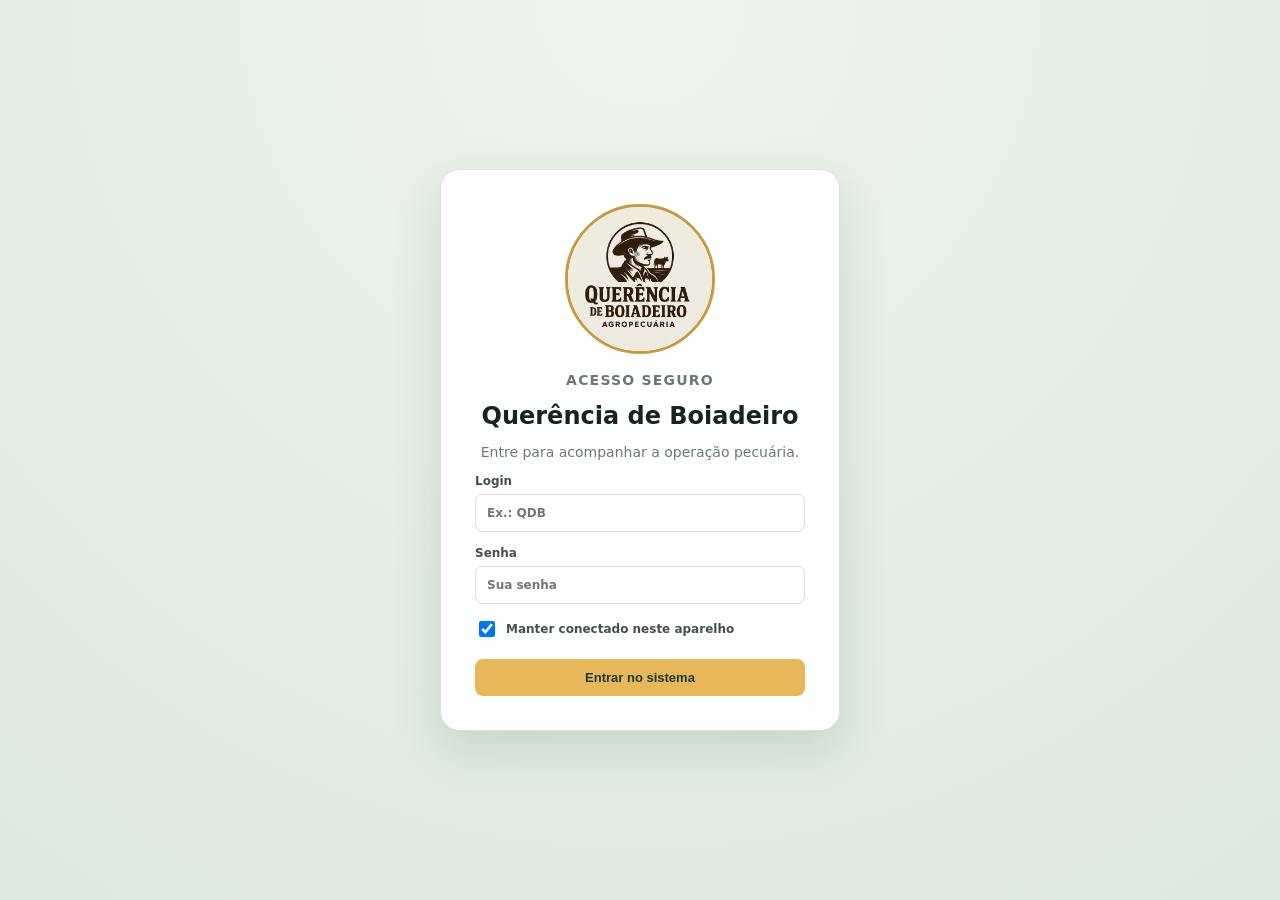
<file: index.html>
<!doctype html>
<html lang="pt-BR">
  <head>
    <meta charset="UTF-8" />
    <meta name="viewport" content="width=device-width, initial-scale=1.0" />
    <meta name="theme-color" content="#1d5b46" />
    <title>Querência de Boiadeiro | Gestão Pecuária</title>
    <link rel="icon" type="image/png" href="assets/favicon-querencia.png" />
    <link rel="stylesheet" href="styles.css?v=20260922-painel-relatorios" />
    <link rel="stylesheet" href="brand.css" />
  </head>
  <body>
    <section class="login-screen" id="loginScreen">
      <form class="login-card" id="loginForm">
        <img src="assets/logo-querencia-de-boiadeiro.jpeg" alt="Querência de Boiadeiro Agropecuária" />
        <p class="eyebrow">ACESSO SEGURO</p>
        <h1>Querência de Boiadeiro</h1>
        <p>Entre para acompanhar a operação pecuária.</p>
        <label>Login<input name="login" autocomplete="username" required placeholder="Ex.: QDB" /></label>
        <label>Senha<input name="password" type="password" autocomplete="current-password" required placeholder="Sua senha" /></label>
        <label class="remember-login"><input name="remember" type="checkbox" checked /> Manter conectado neste aparelho</label>
        <p class="login-error hide" id="loginError">Login ou senha incorretos.</p>
        <button class="btn primary" type="submit">Entrar no sistema</button>
      </form>
    </section>
    <div class="shell hide" id="mainShell">
      <aside class="sidebar" id="sidebar">
        <div class="brand">
          <img class="brand-logo" src="assets/logo-querencia-de-boiadeiro.jpeg" alt="Logo Querência de Boiadeiro Agropecuária" />
          <span class="brand-name">Querência de Boiadeiro<small>Agropecuária</small></span>
        </div>
        <nav>
          <button class="nav-item active" data-view="dashboard">⌂ <span>Visão geral</span></button>
          <button class="nav-item" data-view="capital">◫ <span>Capital de giro</span></button>
          <button class="nav-item" data-view="gastos">▣ <span>Investimentos e gastos</span></button>
          <button class="nav-item" data-view="compras">↓ <span>Compras de gado</span></button>
          <button class="nav-item" data-view="vendas">↑ <span>Vendas de gado</span></button>
          <button class="nav-item" data-view="relatorios">◈ <span>Rentabilidade por lote</span></button>
        </nav>
        <div class="side-note"><span class="dot"></span><div><strong>Dados compartilhados</strong><br />Sincronizados para os usuários autorizados.</div></div>
      </aside>
      <main>
        <header class="topbar">
          <button class="menu" id="menuBtn" aria-label="Abrir menu">☰</button>
          <div><p class="eyebrow">FAZENDA / OPERAÇÃO PECUÁRIA</p><h1 id="pageTitle">Visão geral</h1></div>
          <div class="profile"><span class="avatar">JF</span><div><strong>JF</strong><small>Administrador</small></div></div>
        </header>
        <section id="app"></section>
      </main>
    </div>
    <dialog id="recordDialog"><form method="dialog" id="recordForm"><div class="modal-head"><div><p class="eyebrow" id="modalEyebrow">NOVO LANÇAMENTO</p><h2 id="modalTitle">Adicionar lançamento</h2></div><button class="icon-btn" value="cancel">×</button></div><div class="form-grid" id="formFields"></div><div class="modal-actions"><button class="btn secondary" value="cancel">Cancelar</button><button class="btn primary" id="saveBtn" value="default">Salvar lançamento</button></div></form></dialog>
    <script src="app.js?v=20260922-painel-relatorios"></script>
  </body>
</html>
</file>
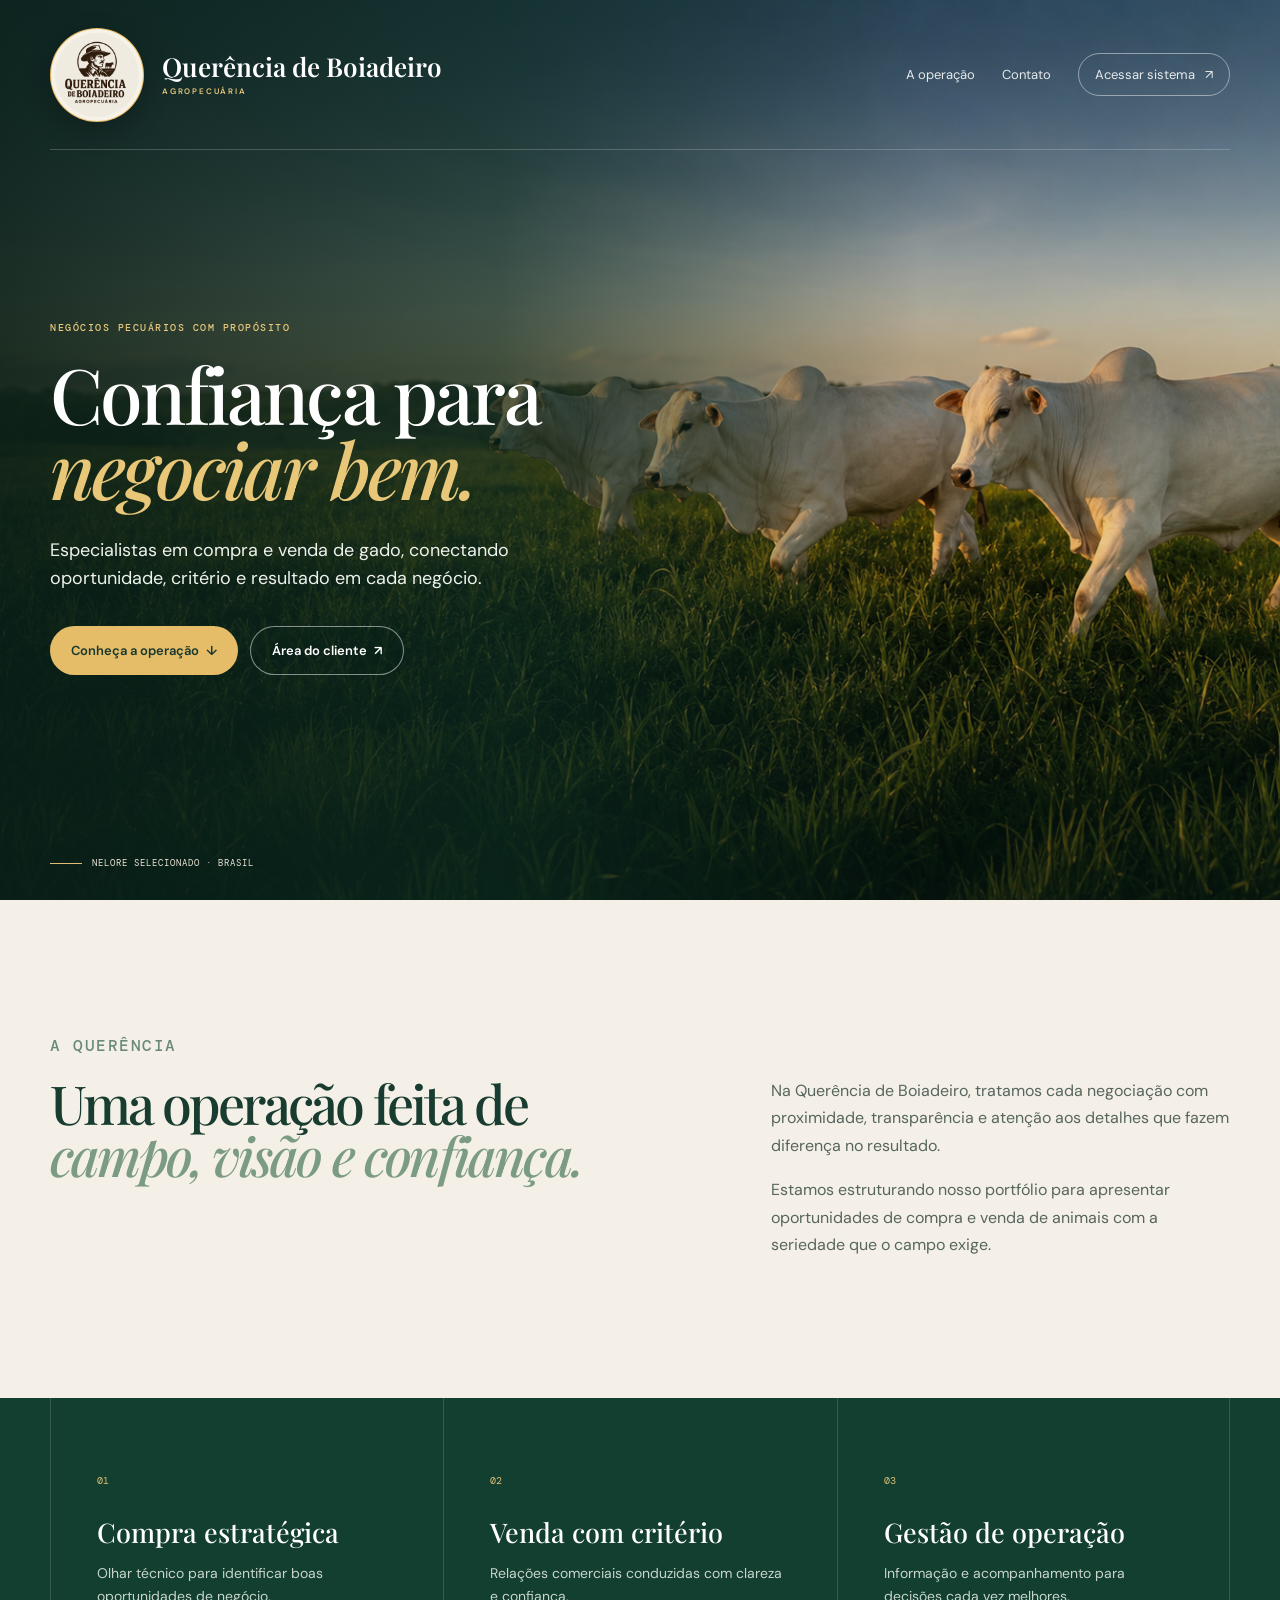
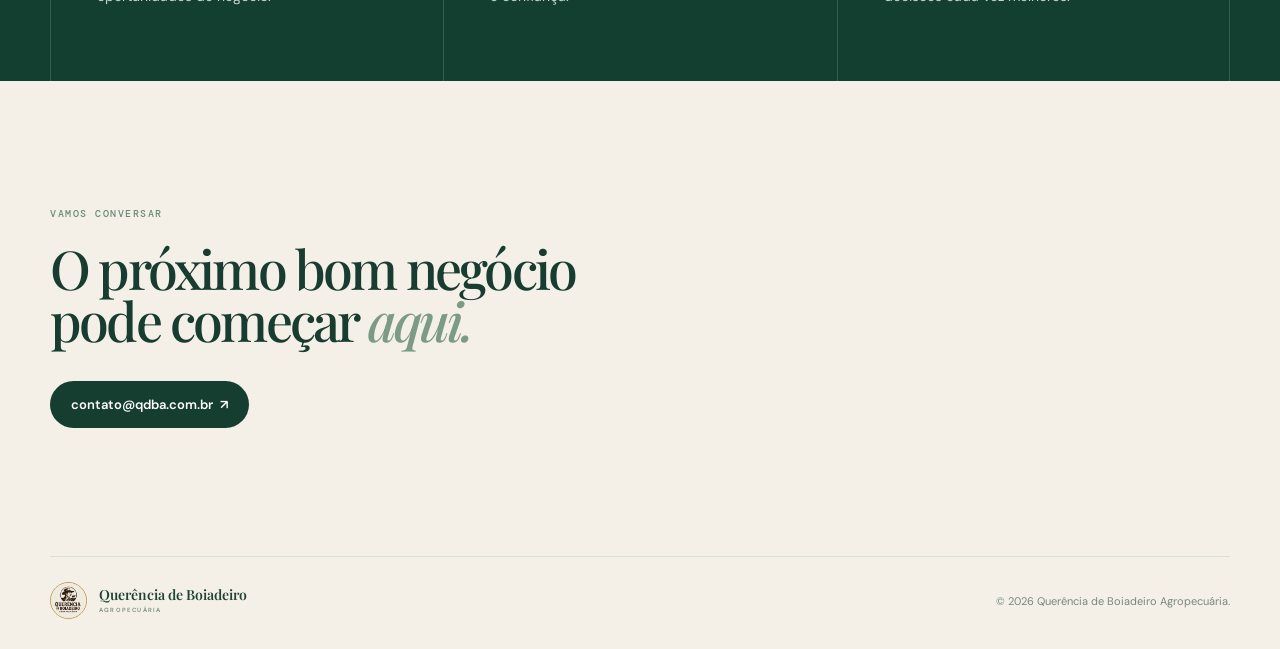
<file: site.html>
<!doctype html>
<html lang="pt-BR">
  <head>
    <meta charset="UTF-8" />
    <meta name="viewport" content="width=device-width, initial-scale=1.0" />
    <meta name="theme-color" content="#123c2f" />
    <meta name="description" content="Querência de Boiadeiro Agropecuária — especializada em compra e venda de gado." />
    <title>Querência de Boiadeiro Agropecuária</title>
    <link rel="icon" type="image/png" href="assets/favicon-querencia.png" />
    <link rel="stylesheet" href="site.css" />
  </head>
  <body>
    <main class="hero" id="inicio">
      <div class="hero-media" aria-hidden="true"></div>
      <div class="hero-shade" aria-hidden="true"></div>
      <header class="nav wrap">
        <a class="brand" href="#inicio" aria-label="Querência de Boiadeiro Agropecuária">
          <img src="assets/logo-querencia-de-boiadeiro.jpeg" alt="" />
          <span>Querência de Boiadeiro<small>Agropecuária</small></span>
        </a>
        <nav aria-label="Navegação principal">
          <a href="#operacao">A operação</a>
          <a href="#contato">Contato</a>
          <a class="system-link" href="https://sistema.qdba.com.br/">Acessar sistema <span>↗</span></a>
        </nav>
      </header>

      <section class="hero-copy wrap">
        <p class="eyebrow">NEGÓCIOS PECUÁRIOS COM PROPÓSITO</p>
        <h1>Confiança para<br /><em>negociar bem.</em></h1>
        <p class="lead">Especialistas em compra e venda de gado, conectando oportunidade, critério e resultado em cada negócio.</p>
        <div class="hero-actions">
          <a class="button primary" href="#operacao">Conheça a operação <span>↓</span></a>
          <a class="button ghost" href="https://sistema.qdba.com.br/">Área do cliente <span>↗</span></a>
        </div>
      </section>
      <div class="hero-caption"><span></span> Nelore selecionado · Brasil</div>
    </main>

    <section class="intro wrap" id="operacao">
      <p class="eyebrow green">A QUERÊNCIA</p>
      <div class="intro-grid">
        <h2>Uma operação feita de <em>campo, visão e confiança.</em></h2>
        <div>
          <p>Na Querência de Boiadeiro, tratamos cada negociação com proximidade, transparência e atenção aos detalhes que fazem diferença no resultado.</p>
          <p>Estamos estruturando nosso portfólio para apresentar oportunidades de compra e venda de animais com a seriedade que o campo exige.</p>
        </div>
      </div>
    </section>

    <section class="pillars">
      <div class="wrap pillars-grid">
        <article><span>01</span><h3>Compra estratégica</h3><p>Olhar técnico para identificar boas oportunidades de negócio.</p></article>
        <article><span>02</span><h3>Venda com critério</h3><p>Relações comerciais conduzidas com clareza e confiança.</p></article>
        <article><span>03</span><h3>Gestão de operação</h3><p>Informação e acompanhamento para decisões cada vez melhores.</p></article>
      </div>
    </section>

    <section class="contact wrap" id="contato">
      <p class="eyebrow green">VAMOS CONVERSAR</p>
      <h2>O próximo bom negócio<br />pode começar <em>aqui.</em></h2>
      <a class="button dark" href="mailto:contato@qdba.com.br">contato@qdba.com.br <span>↗</span></a>
    </section>

    <footer class="footer wrap">
      <div class="footer-brand"><img src="assets/logo-querencia-de-boiadeiro.jpeg" alt="" /><span>Querência de Boiadeiro<small>Agropecuária</small></span></div>
      <p>© <span id="year"></span> Querência de Boiadeiro Agropecuária.</p>
    </footer>
    <script>document.getElementById('year').textContent = new Date().getFullYear();</script>
  </body>
</html>
</file>
<file: styles.css>
:root{--forest:#1d5b46;--forest-2:#164534;--ink:#18251f;--muted:#6c7972;--paper:#f7f8f5;--line:#e4e9e4;--gold:#c79a42;--red:#b9514a;--white:#fff}
*{box-sizing:border-box}
body{margin:0;color:var(--ink);font-family:Inter,ui-sans-serif,system-ui,-apple-system,BlinkMacSystemFont,"Segoe UI",sans-serif;background:var(--paper)}
.shell{display:grid;grid-template-columns:258px 1fr;min-height:100vh}
.sidebar{background:var(--forest-2);color:#eff5f0;padding:24px 16px;display:flex;flex-direction:column;position:sticky;top:0;height:100vh}
.brand{font-size:18px;font-weight:750;display:flex;align-items:center;gap:10px;padding:0 10px 34px}
.brand-mark{width:30px;height:30px;display:grid;place-items:center;background:#e7b75a;color:#183f31;border-radius:9px;font-family:Georgia;font-weight:900}
.sidebar nav{display:grid;gap:6px}
.nav-item{background:transparent;color:#c9d9ce;border:0;border-radius:9px;padding:13px 12px;text-align:left;font-size:14px;cursor:pointer;display:flex;gap:13px;align-items:center}
.nav-item:hover,.nav-item.active{background:#2a6b54;color:white}
.side-note{margin-top:auto;background:#205039;border:1px solid #36735b;border-radius:10px;padding:12px;font-size:11px;line-height:1.45;color:#c7d9cb;display:flex;gap:8px}
.side-note strong{color:#fff;font-size:11px}
.dot{width:8px;height:8px;background:#e7b75a;border-radius:50%;margin-top:4px;flex:none}
main{min-width:0}
.topbar{height:92px;border-bottom:1px solid var(--line);background:#fff;padding:20px 38px;display:flex;align-items:center;justify-content:space-between}
.topbar h1{font-size:23px;margin:2px 0 0;letter-spacing:-.5px}
.eyebrow{font-size:10px;letter-spacing:1.2px;font-weight:750;color:var(--muted);margin:0}
.profile{display:flex;align-items:center;gap:10px;font-size:13px}
.profile small{display:block;color:var(--muted);font-size:11px;margin-top:2px}
.avatar{width:35px;height:35px;border-radius:50%;display:grid;place-items:center;background:#dcebe1;color:var(--forest);font-weight:800}
.menu{display:none;border:0;background:transparent;font-size:22px}
.content{padding:34px 38px 46px;max-width:1440px;margin:auto}
.hero{background:linear-gradient(115deg,#174f3d,#297554);color:#fff;border-radius:16px;padding:28px 30px;display:flex;align-items:center;justify-content:space-between;gap:20px;margin-bottom:25px}
.hero h2{margin:5px 0 8px;font-size:25px;letter-spacing:-.5px}
.hero p{margin:0;color:#d4eadc;font-size:14px}
.hero .eyebrow{color:#c7e4d2}
.btn{border:0;border-radius:8px;padding:11px 15px;font-weight:700;cursor:pointer;font-size:13px}
.btn.primary{background:#e7b75a;color:#173d2f}
.btn.secondary{background:#eef2ef;color:#445149}
.btn.danger{background:#fff0ef;color:var(--red)}
.cards{display:grid;grid-template-columns:repeat(4,1fr);gap:16px;margin-bottom:26px}
.dashboard-cards{grid-template-columns:repeat(5,1fr)}
.card{background:#fff;border:1px solid var(--line);border-radius:12px;padding:18px;box-shadow:0 2px 8px #1d5b4608}
.card-label{color:var(--muted);font-size:12px;margin-bottom:11px}
.card-value{font-size:24px;font-weight:760;letter-spacing:-.8px}
.card-foot{font-size:11px;margin-top:8px;color:var(--muted)}
.green{color:var(--forest)}
.red{color:var(--red)}
.grid-2{display:grid;grid-template-columns:1.4fr 1fr;gap:20px}
.panel{background:#fff;border:1px solid var(--line);border-radius:12px;overflow:hidden}
.panel-head{display:flex;justify-content:space-between;align-items:center;padding:18px 20px;border-bottom:1px solid var(--line)}
.panel-head h3{margin:0;font-size:15px}
.panel-head small{color:var(--muted)}
.table-wrap{overflow:auto}
table{width:100%;border-collapse:collapse;font-size:13px}
th{background:#f8faf8;color:#64716a;text-transform:uppercase;letter-spacing:.4px;font-size:10px;text-align:left;padding:12px 15px;white-space:nowrap}
td{padding:13px 15px;border-top:1px solid var(--line);white-space:nowrap}
tr:hover td{background:#fbfdfb}
.empty{text-align:center;color:var(--muted);padding:44px 14px!important;white-space:normal}
.section-title{display:flex;align-items:end;justify-content:space-between;margin-bottom:20px}
.section-title h2{font-size:20px;margin:0}
.section-title p{margin:5px 0 0;color:var(--muted);font-size:13px}
.summary-strip{display:flex;gap:22px;padding:15px 18px;background:#eff6f1;border:1px solid #d8e9dd;border-radius:10px;margin-bottom:19px}
.summary-strip div{font-size:11px;color:var(--muted)}
.summary-strip strong{display:block;color:var(--ink);font-size:16px;margin-top:3px}
.pill{font-size:11px;padding:4px 8px;border-radius:99px;background:#e6f2ea;color:var(--forest);font-weight:700}
.pill.gold{background:#fff3d9;color:#8a621f}
.timeline{padding:10px 20px 20px}
.timeline-row{display:grid;grid-template-columns:100px 1fr auto;gap:15px;padding:14px 0;border-bottom:1px solid var(--line);font-size:13px}
.timeline-row:last-child{border:0}
.timeline-row small{color:var(--muted)}
.amount{font-weight:750}
.sheet-actions{display:flex;gap:10px;align-items:center}
.filter{border:1px solid var(--line);background:white;border-radius:8px;padding:10px 11px;font-size:12px;color:#526058}
.expense-report{margin-bottom:19px}
.expense-filter-grid{display:grid;grid-template-columns:minmax(220px,.7fr) 2fr;gap:20px;padding:18px 20px 12px}
.expense-filter-grid>label{display:grid;gap:7px;color:#435149;font-size:12px;font-weight:700}
.expense-filter-grid select{font:inherit;border:1px solid var(--line);border-radius:8px;padding:10px;background:#fff;color:var(--ink)}
.expense-category-filter{display:grid;gap:9px;color:#435149;font-size:12px}
.filter-options{display:flex;flex-wrap:wrap;gap:8px}
.filter-options label{display:flex;align-items:center;gap:5px;padding:7px 9px;border:1px solid #d8e7dc;border-radius:99px;background:#f7fbf8;color:#315647;font-size:12px;cursor:pointer}
.filter-options input{accent-color:var(--forest)}
.expense-report>.sheet-actions{padding:0 20px 18px}
dialog{border:0;border-radius:16px;padding:0;width:min(660px,calc(100vw - 28px));box-shadow:0 24px 70px #142b2080}
dialog::backdrop{background:#13221988}
.modal-head{display:flex;justify-content:space-between;padding:24px 26px 16px;border-bottom:1px solid var(--line)}
.modal-head h2{margin:4px 0 0;font-size:20px}
.icon-btn{border:0;background:#f0f3f0;width:30px;height:30px;border-radius:50%;font-size:22px;line-height:1;cursor:pointer}
.form-grid{padding:22px 26px;display:grid;grid-template-columns:repeat(2,1fr);gap:15px}
.form-grid label{display:grid;gap:6px;font-size:12px;font-weight:700;color:#435149}
.form-grid label.full{grid-column:1/-1}
.form-grid input,.form-grid select,.form-grid textarea{font:inherit;font-size:14px;border:1px solid #d7dfd9;border-radius:7px;padding:10px;background:#fff;color:var(--ink);width:100%}
.form-grid textarea{min-height:68px;resize:vertical}
.modal-actions{display:flex;justify-content:end;gap:10px;padding:17px 26px 24px;border-top:1px solid var(--line)}
.hide{display:none}
@media(max-width:900px){.shell{grid-template-columns:1fr}
.sidebar{position:fixed;z-index:5;left:0;transform:translateX(-100%);transition:.2s;height:100%;width:258px}
.sidebar.open{transform:translateX(0)}
.topbar{padding:16px 20px;height:76px}
.menu{display:block}
.profile div{display:none}
.content{padding:22px 16px}
.hero{padding:23px;align-items:start;flex-direction:column}
.cards,.dashboard-cards{grid-template-columns:repeat(2,1fr)}
.grid-2{grid-template-columns:1fr}
.summary-strip{overflow:auto}
.section-title{align-items:start;gap:15px}
.sheet-actions{flex-wrap:wrap}
}
@media(max-width:500px){.cards,.dashboard-cards{grid-template-columns:1fr}
.hero h2{font-size:22px}
.card-value{font-size:23px}
.form-grid{grid-template-columns:1fr}
.form-grid label.full{grid-column:auto}
.topbar h1{font-size:20px}
.hero .btn{width:100%}
.expense-filter-grid{grid-template-columns:1fr;padding:16px}
.expense-report>.sheet-actions{padding:0 16px 16px}
}

/* Situação de pagamento: provisões ficam destacadas em vermelho. */
.pill.danger{background:#fff0ef;color:var(--red)}

.cash-scoreboard{display:grid;grid-template-columns:1.45fr repeat(4,1fr);background:#fff;border:1px solid #cfe0d3;border-radius:14px;overflow:hidden;margin:0 0 26px;box-shadow:0 4px 16px #1d5b4610}
.cash-score-main,.cash-score-item{padding:18px 20px;display:flex;flex-direction:column;justify-content:center;min-height:116px;border-right:1px solid var(--line)}
.cash-score-main{background:linear-gradient(125deg,#e5f3e9,#f7fbf7)}
.cash-score-item:last-child{border-right:0}
.cash-scoreboard span{color:var(--muted);font-size:11px;font-weight:700;text-transform:uppercase;letter-spacing:.45px}
.cash-scoreboard strong{font-size:22px;letter-spacing:-.7px;margin:7px 0 3px}
.cash-score-main strong{font-size:32px;color:var(--forest)}
.cash-scoreboard small{font-size:11px;color:var(--muted);line-height:1.35}
.cash-score-item.outgoing strong{color:var(--red)}
.cash-score-item.incoming strong{color:var(--forest)}
@media(max-width:1100px){.cash-scoreboard{grid-template-columns:repeat(2,1fr)}
.cash-score-main{grid-column:1/-1}
.cash-score-item:nth-child(3){border-right:0}
}
@media(max-width:500px){.cash-scoreboard{grid-template-columns:1fr}
.cash-score-main{grid-column:auto}
.cash-score-main,.cash-score-item{min-height:0;border-right:0;border-bottom:1px solid var(--line)}
.cash-score-item:last-child{border-bottom:0}
}

/* Ficha financeira em tela cheia: há espaço para toda a tabela do lote. */
#lotDetailDialog{width:100vw;max-width:none;height:100vh;max-height:none;border-radius:0}
#lotDetailDialog .lot-detail-body{max-height:calc(100vh - 92px);overflow:auto;padding:0 20px 24px}
#lotDetailDialog .modal-head{position:sticky;top:0;z-index:2;background:#fff;padding:22px 28px}
#lotDetailDialog .summary-strip{position:sticky;top:0;z-index:1;margin:0 -20px 18px;border-radius:0;padding:17px 28px}
@media(max-width:700px){#lotDetailDialog .modal-head{padding:16px;gap:12px;align-items:flex-start}#lotDetailDialog .lot-detail-body{max-height:calc(100vh - 104px);padding:0 12px 18px}#lotDetailDialog .summary-strip{margin:0 -12px 14px;padding:14px 16px;gap:18px}#lotDetailDialog .modal-head h2{font-size:18px}}
</file>
<file: brand.css>
.brand {
  padding: 0 4px 30px;
  gap: 13px;
  font-size: 17px;
  font-weight: 800;
  line-height: 1.12;
}

.brand-logo {
  width: 78px;
  height: 78px;
  flex: none;
  object-fit: cover;
  object-position: 50% 31%;
  border: 2px solid #e7b75a;
  border-radius: 50%;
  background: #f6f2e8;
}

.brand-name {
  display: grid;
  gap: 3px;
}

.brand-name small {
  color: #c7d9cb;
  font-size: 9px;
  font-weight: 700;
  letter-spacing: 1.35px;
  text-transform: uppercase;
}

.login-screen{min-height:100vh;display:grid;place-items:center;padding:24px;background:radial-gradient(circle at top,#edf4ee,#dce9df)}
.login-screen.hide{display:none}
.login-card{width:min(400px,100%);padding:34px;background:#fff;border:1px solid #dbe6de;border-radius:20px;box-shadow:0 18px 50px #16453424;text-align:center;display:grid;gap:14px}
.login-card img{width:150px;height:150px;object-fit:cover;object-position:50% 31%;border:3px solid #c79a42;border-radius:50%;margin:0 auto 4px}.login-card h1{margin:0;font-size:24px}.login-card p{margin:0;color:#6c7972;font-size:14px}.login-card label{text-align:left;display:grid;gap:6px;color:#435149;font-size:12px;font-weight:700}.login-card input{width:100%;padding:11px;border:1px solid #d7dfd9;border-radius:8px;font:inherit}.login-card .btn{margin-top:5px}.login-error{color:#b9514a!important;font-weight:700}
.login-card .remember-login{display:flex;align-items:center;gap:8px;font-weight:600}.login-card .remember-login input{width:16px;height:16px;padding:0}
.upload-field{padding:13px;border:1px dashed #a9beb0;border-radius:8px;background:#f7fbf8}.upload-field input{border:0!important;padding:5px 0!important}.upload-field small{color:#6c7972;font-weight:400}.attachment-badge{display:inline-block;background:#eef4ef;color:#1d5b46;border-radius:999px;padding:4px 7px;font-size:11px;font-weight:700}

@media(max-width:500px){.brand-logo{width:62px;height:62px}.brand{font-size:15px}.login-card{padding:28px 22px}}
</file>
<file: site.css>
@import url('https://fonts.googleapis.com/css2?family=DM+Mono&family=DM+Sans:wght@400;500;600;700&family=Playfair+Display:ital,wght@0,500;0,600;1,500;1,600&display=swap');

:root{--green:#123c2f;--green-2:#1c5844;--cream:#f4f0e7;--ink:#1e2b25;--sand:#d7bc83;--line:#d9ded6}*{box-sizing:border-box}html{scroll-behavior:smooth}body{margin:0;background:var(--cream);color:var(--ink);font-family:'DM Sans',Arial,sans-serif}.wrap{width:min(1180px,calc(100% - 72px));margin-inline:auto}.hero{min-height:760px;height:100svh;max-height:930px;position:relative;isolation:isolate;color:#fff;overflow:hidden}.hero-media,.hero-shade{position:absolute;inset:0;z-index:-2}.hero-media{background:#153c30 url('hero-nelore.png') center/cover no-repeat;animation:heroBreath 18s ease-in-out infinite alternate}.hero-shade{z-index:-1;background:linear-gradient(90deg,rgba(8,31,24,.9) 0%,rgba(11,42,32,.69) 39%,rgba(7,26,21,.08) 72%),linear-gradient(0deg,rgba(8,28,22,.53),transparent 38%)}@keyframes heroBreath{to{transform:scale(1.045)}}.nav{height:116px;display:flex;align-items:center;justify-content:space-between;border-bottom:1px solid rgba(255,255,255,.2)}.brand,.footer-brand{display:flex;align-items:center;gap:12px;color:inherit;text-decoration:none;font-family:'Playfair Display',serif;font-weight:600;font-size:19px;line-height:1}.brand img,.footer-brand img{width:52px;height:52px;border-radius:50%;object-fit:cover;object-position:center 31%;border:1px solid rgba(231,183,90,.85)}.brand small,.footer-brand small{display:block;margin-top:5px;font-family:'DM Sans',sans-serif;font-size:8px;letter-spacing:1.8px;text-transform:uppercase;color:#e7c87c}.nav nav{display:flex;align-items:center;gap:27px;font-size:13px}.nav nav>a{color:#fff;text-decoration:none;opacity:.88;transition:opacity .2s}.nav nav>a:hover{opacity:1}.system-link{border:1px solid rgba(255,255,255,.52);padding:12px 16px!important;border-radius:999px}.system-link span,.button span{margin-left:7px}.hero-copy{padding-top:clamp(120px,19vh,190px)}.eyebrow{font-family:'DM Mono',monospace;font-size:10px;letter-spacing:1.5px;font-weight:500;margin:0 0 22px;color:#e7c87c}.eyebrow.green{color:#6a8a77}.hero h1,.intro h2,.contact h2{margin:0;font-family:'Playfair Display',Georgia,serif;font-size:clamp(50px,6vw,86px);font-weight:500;line-height:.98;letter-spacing:-2.8px}.hero h1 em,.intro h2 em,.contact h2 em{color:#e8c779}.lead{max-width:525px;margin:29px 0 33px;color:#edf2ed;font-size:18px;line-height:1.6}.hero-actions{display:flex;gap:12px}.button{display:inline-flex;align-items:center;justify-content:center;text-decoration:none;font-size:13px;font-weight:600;border-radius:999px;padding:15px 21px;transition:transform .2s,background .2s}.button:hover{transform:translateY(-2px)}.primary{background:#e5bd69;color:#19382d}.ghost{color:#fff;border:1px solid rgba(255,255,255,.5);background:rgba(10,36,28,.14)}.hero-caption{position:absolute;left:calc((100% - min(1180px,calc(100% - 72px)))/2);bottom:31px;font-family:'DM Mono',monospace;font-size:9px;letter-spacing:1px;text-transform:uppercase;display:flex;align-items:center;gap:10px;color:#ece6d8}.hero-caption span{width:32px;height:1px;background:#dfbd74}.intro{padding:132px 0 122px}.intro-grid{display:grid;grid-template-columns:1.15fr .85fr;gap:100px;align-items:start}.intro h2,.contact h2{font-size:clamp(40px,4.2vw,63px);color:#183c2f}.intro h2 em,.contact h2 em{color:#7b9b84}.intro p{font-size:16px;line-height:1.72;color:#57665d;margin:0 0 17px}.pillars{background:#133f31;color:#fff}.pillars-grid{display:grid;grid-template-columns:repeat(3,1fr)}.pillars article{padding:70px 46px 73px;border-left:1px solid rgba(255,255,255,.15)}.pillars article:last-child{border-right:1px solid rgba(255,255,255,.15)}.pillars span{font-family:'DM Mono',monospace;color:#e2bd71;font-size:10px}.pillars h3{font-family:'Playfair Display',Georgia,serif;font-size:27px;font-weight:500;margin:25px 0 12px}.pillars p{font-size:14px;line-height:1.65;color:#c7d5cb;margin:0}.contact{padding:126px 0 128px}.contact .button{margin-top:34px}.dark{background:#163e30;color:#fff}.footer{border-top:1px solid var(--line);padding:25px 0 30px;display:flex;align-items:center;justify-content:space-between}.footer-brand{font-size:14px;color:#1e4334}.footer-brand img{width:37px;height:37px;border-color:#c29b50}.footer-brand small{color:#779080;font-size:6px;letter-spacing:1.2px}.footer p{color:#7a877d;font-size:11px;margin:0}@media(max-width:720px){.wrap{width:min(100% - 40px,1180px)}.hero{min-height:680px}.nav{height:91px}.nav nav>a:not(.system-link){display:none}.brand{font-size:15px}.brand img{width:44px;height:44px}.system-link{font-size:11px;padding:10px 12px!important}.hero-copy{padding-top:150px}.hero h1{letter-spacing:-2px}.lead{font-size:16px}.hero-actions{align-items:stretch;flex-direction:column;max-width:230px}.hero-caption{left:20px}.intro{padding:88px 0}.intro-grid{grid-template-columns:1fr;gap:31px}.pillars-grid{grid-template-columns:1fr}.pillars article{padding:35px 10px;border-left:0;border-bottom:1px solid rgba(255,255,255,.15)}.pillars article:last-child{border-right:0;border-bottom:0}.contact{padding:88px 0}.footer{gap:25px;align-items:flex-start;flex-direction:column}.footer p{line-height:1.5}.hero-shade{background:linear-gradient(90deg,rgba(8,31,24,.9),rgba(8,31,24,.32)),linear-gradient(0deg,rgba(8,28,22,.54),transparent 45%)}}
/* Assinatura visual maior e com melhor leitura sobre a imagem de fundo. */
.nav{height:150px}.brand{gap:18px;font-size:26px}.brand img{width:94px;height:94px;padding:4px;background:#f7f2e7;border:1px solid rgba(231,183,90,.95);box-shadow:0 8px 26px rgba(0,0,0,.24)}.brand small{margin-top:7px}@media(max-width:720px){.nav{height:125px}.brand{gap:12px;font-size:19px}.brand img{width:70px;height:70px}.brand small{font-size:8px;letter-spacing:1.45px}}
</file>
